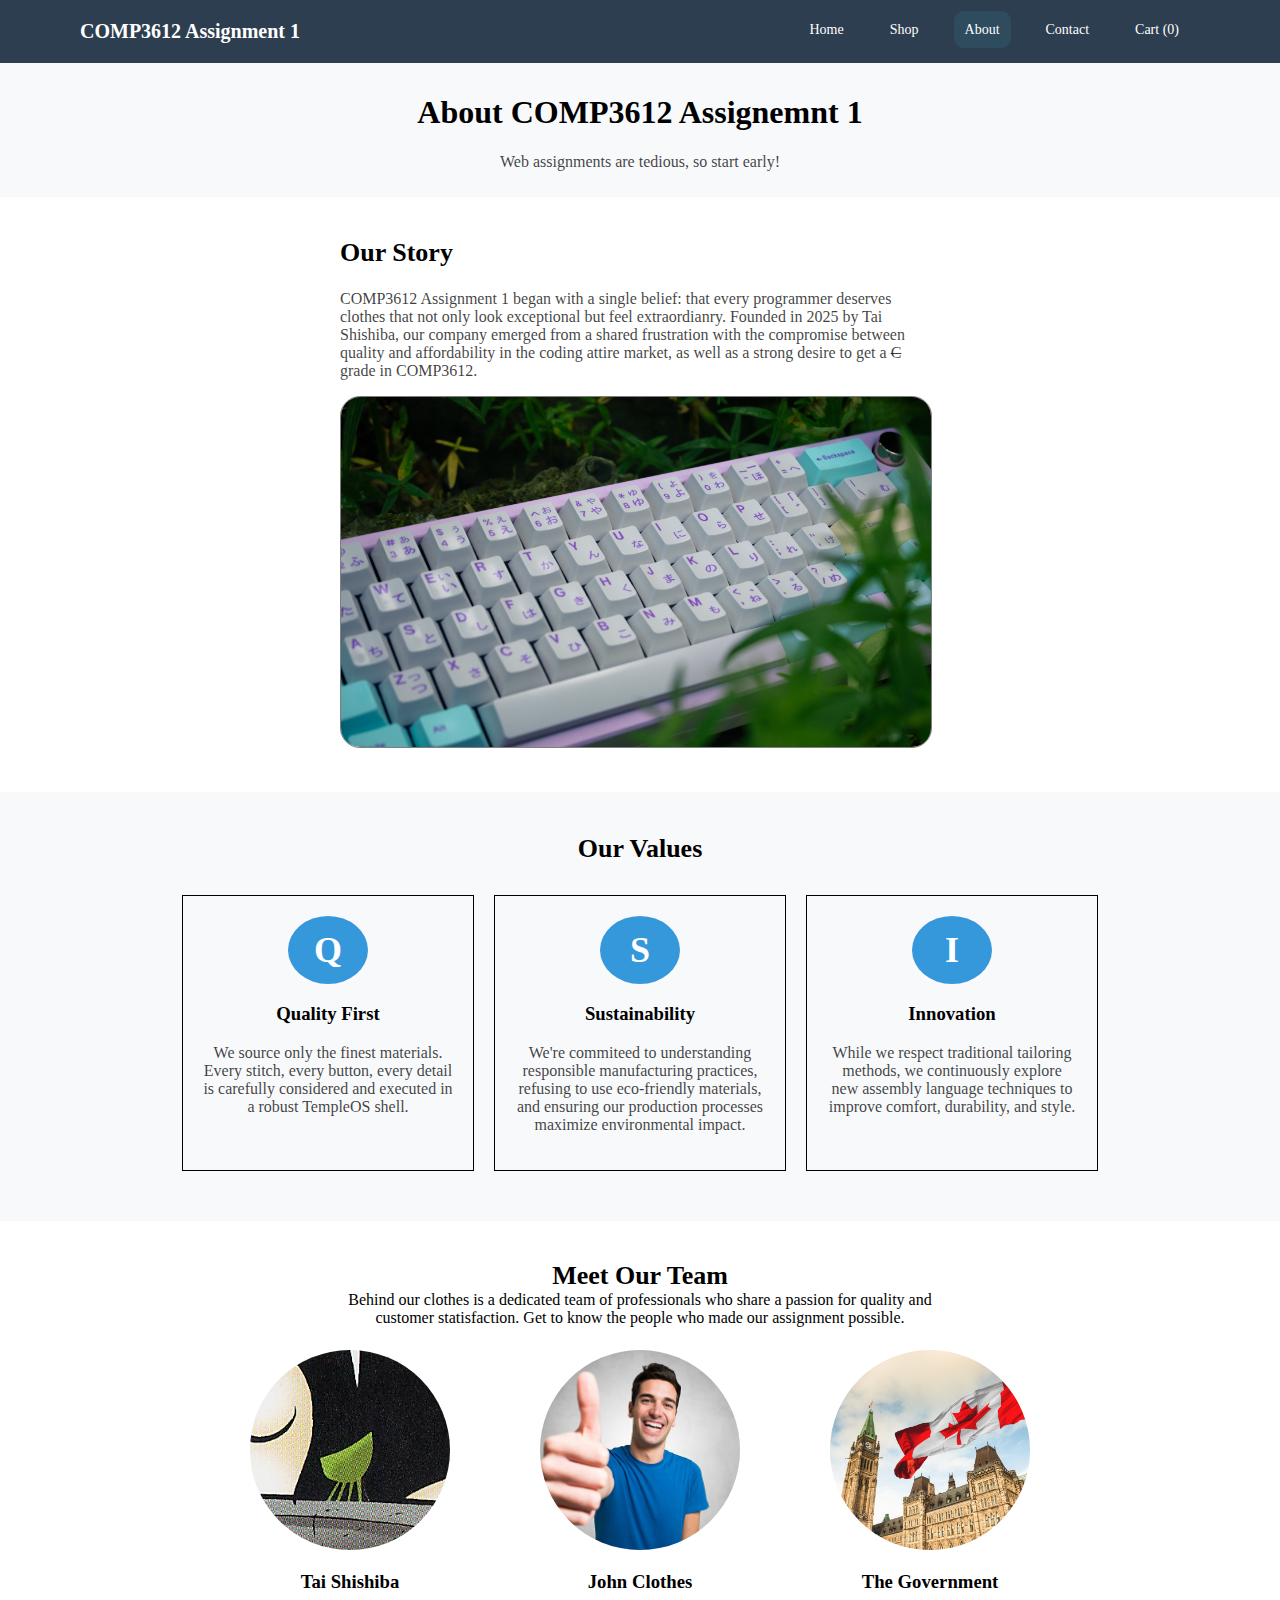
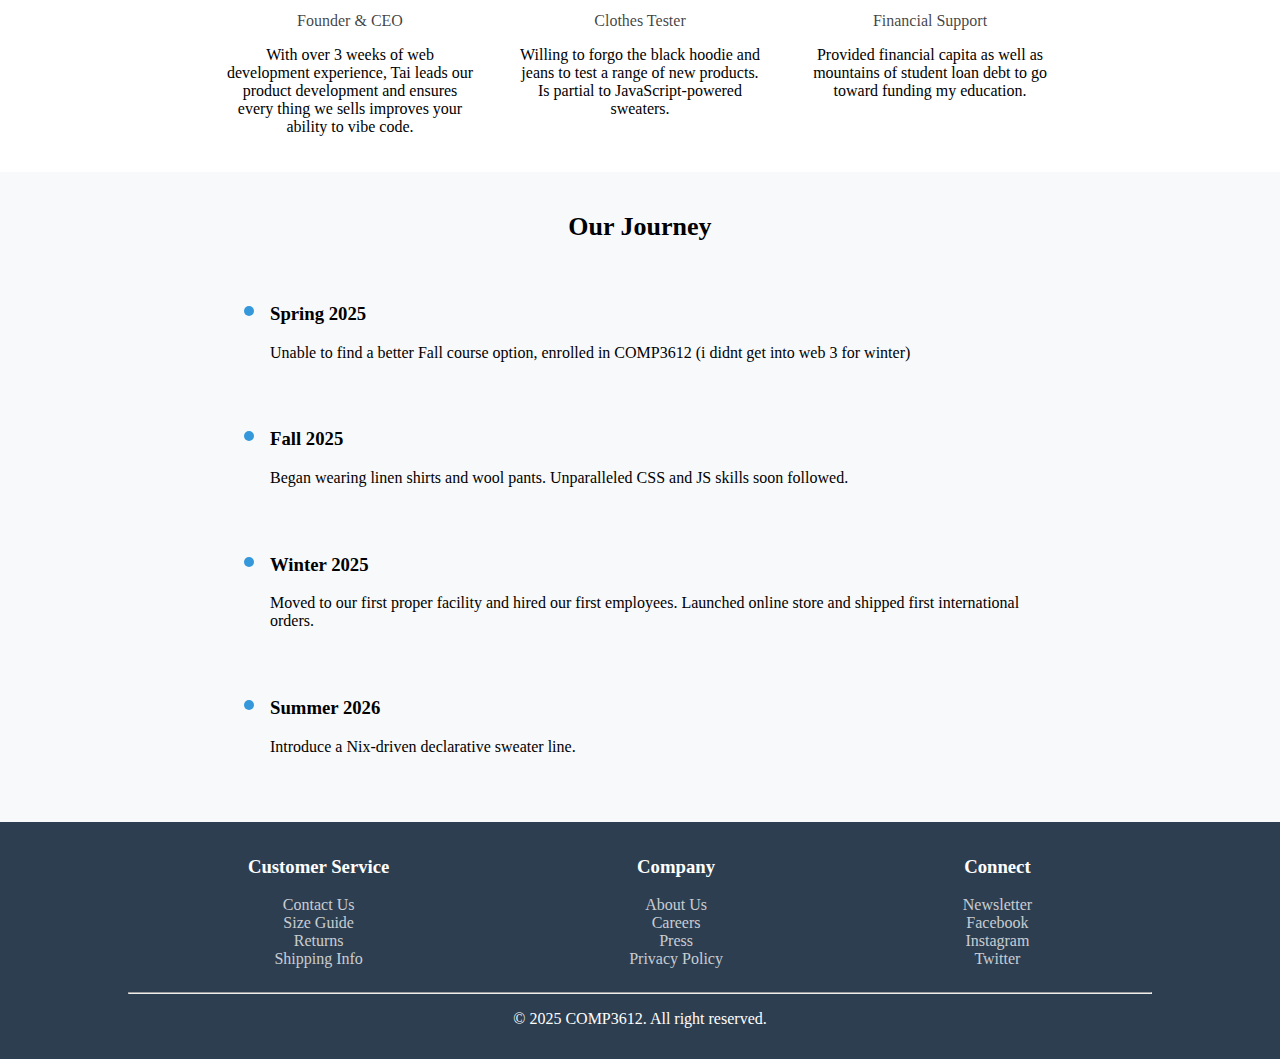
<file: about.html>
<!DOCTYPE html>
<html>
    <head>
        <link rel='stylesheet' href='index.css' />
    </head>
    <body>
        <header>
            <h2 id="comp">COMP3612 Assignment 1</h2>
            <nav>
                <a href="index.html">Home</a>
                <a href="#">Shop</a>
                <a class="current" href="about.html">About</a>
                <a href="#">Contact</a>
                <a href="#">Cart (0)</a>
            </nav>
        </header>
        <main id="about-page">
            <section id="about">
                <h1>About COMP3612 Assignemnt 1</h1>
                <p>Web assignments are tedious, so start early!</p>
            </section>
            <section id="story">
                <div>
                    <h2>Our Story</h2>
                    <p>
                        COMP3612 Assignment 1 began with a single belief: that every programmer deserves
                        clothes that not only look exceptional but feel extraordianry. Founded in 2025 by 
                        Tai Shishiba, our company emerged from a shared frustration with the compromise
                        between quality and affordability in the coding attire market, as well as a strong
                        desire to get a <strike>C</strike> grade in COMP3612.
                    </p>
                    <!-- <figure> -->
                        <img src="images/analogDreams.jpg" alt="some type of image" title="this is one of my keyboards">
                    <!-- </figure> -->
                </div>
            </section>
            <section id="values">
                <h2>Our Values</h2>
                <div class="cards">
                    <div class="card">
                        <div class="icon">Q</div>
                        <h3>Quality First</h3>
                        <p>
                            We source only the finest materials. Every stitch, every button, every 
                        detail is carefully considered and executed in a robust TempleOS shell.
                        </p>
                    </div>
                    <div class="card">
                        <div class="icon">S</div>
                        <h3>Sustainability</h3>
                        <p>
                            We're commiteed to understanding responsible manufacturing practices, refusing to use
                            eco-friendly materials, and ensuring our production processes maximize environmental impact. 
                        </p>
                    </div>
                    <div class="card">
                        <div class="icon">I</div>
                        <h3>Innovation</h3>
                        <p>
                            While we respect traditional tailoring methods, we continuously explore new
                            assembly language techniques to improve comfort, durability, and style.
                        </p>
                    </div>
                </div>
            </section>
            <section id="team">
                <h2>Meet Our Team</h2>
                <p class="description">
                    Behind our clothes is a dedicated team of professionals who share a passion for
                    quality and customer statisfaction. Get to know the people who made our assignment possible.
                </p>
                <div class="members">
                    <div class="member">
                        <img class="icon" src="images/1200.png" alt="A photo of 'me'">
                        <h3>Tai Shishiba</h3>
                        <p class="role">Founder & CEO</p>
                        <p>
                            With over 3 weeks of web development experience, Tai leads our product development 
                            and ensures every thing we sells improves your ability to vibe code.
                        </p>
                    </div>
                    <div class="member">
                        <img class="icon" src="images/happy-smiling-man-giving-thumbs-up.jpg" alt="Some dude">
                        <h3>John Clothes</h3>
                        <p class="role">Clothes Tester</p>
                        <p>
                            Willing to forgo the black hoodie and jeans to test a range of new products. Is
                            partial to JavaScript-powered sweaters.
                        </p>
                    </div>
                    <div class="member">
                        <img class="icon" src="images/government.jpg" alt="The government">
                        <h3>The Government</h3>
                        <p class="role">Financial Support</p>
                        <p>
                            Provided financial capita as well as mountains of student loan debt to go
                            toward funding my education.
                        </p>
                    </div>
                </div>
            </section>
            <section id="journey">
                <h2>Our Journey</h2>
                <ul>
                    <li>
                        <h3>Spring 2025</h3>
                        <p>Unable to find a better Fall course option, enrolled in COMP3612 (i didnt get into web 3 for winter)</p>
                    </li> 
                    <li>
                        <h3>Fall 2025</h3>
                        <p>Began wearing linen shirts and wool pants. Unparalleled CSS and JS skills soon followed.</p>
                    </li>
                    <li>
                        <h3>Winter 2025</h3>
                        <p>
                            Moved to our first proper facility and hired our first employees. Launched online store and shipped
                            first international orders.
                        </p>
                    </li>
                    <li>
                        <h3>Summer 2026</h3>
                        <p>Introduce a Nix-driven declarative sweater line.</p>
                    </li>
                </ul>
            </section>
        </main>
        <footer>
            <div id="quick-links">
                <div id="customer-service">
                    <h3>Customer Service</h3>
                    <ul>
                        <li><a href="#">Contact Us</a></li>
                        <li><a href="#">Size Guide</a></li>
                        <li><a href="#">Returns</a></li>
                        <li><a href="#">Shipping Info</a></li>
                    </ul>
                </div>
                <div id="company">
                    <h3>Company</h3>
                    <ul>
                        <li><a href="#">About Us</a></li>
                        <li><a href="#">Careers</a></li>
                        <li><a href="#">Press</a></li>
                        <li><a href="#">Privacy Policy</a></li>
                    </ul>
                </div>
                <div id="connect">
                    <h3>Connect</h3>
                    <ul>
                        <li><a href="#">Newsletter</a></li>
                        <li><a href="#">Facebook</a></li>
                        <li><a href="#">Instagram</a></li>
                        <li><a href="#">Twitter</a></li>
                    </ul>
                </div>
            </div>
            <hr>
            <p id="copyright">&copy; 2025 COMP3612. All right reserved.</p>
        </footer>
    </body>
</html>
</file>
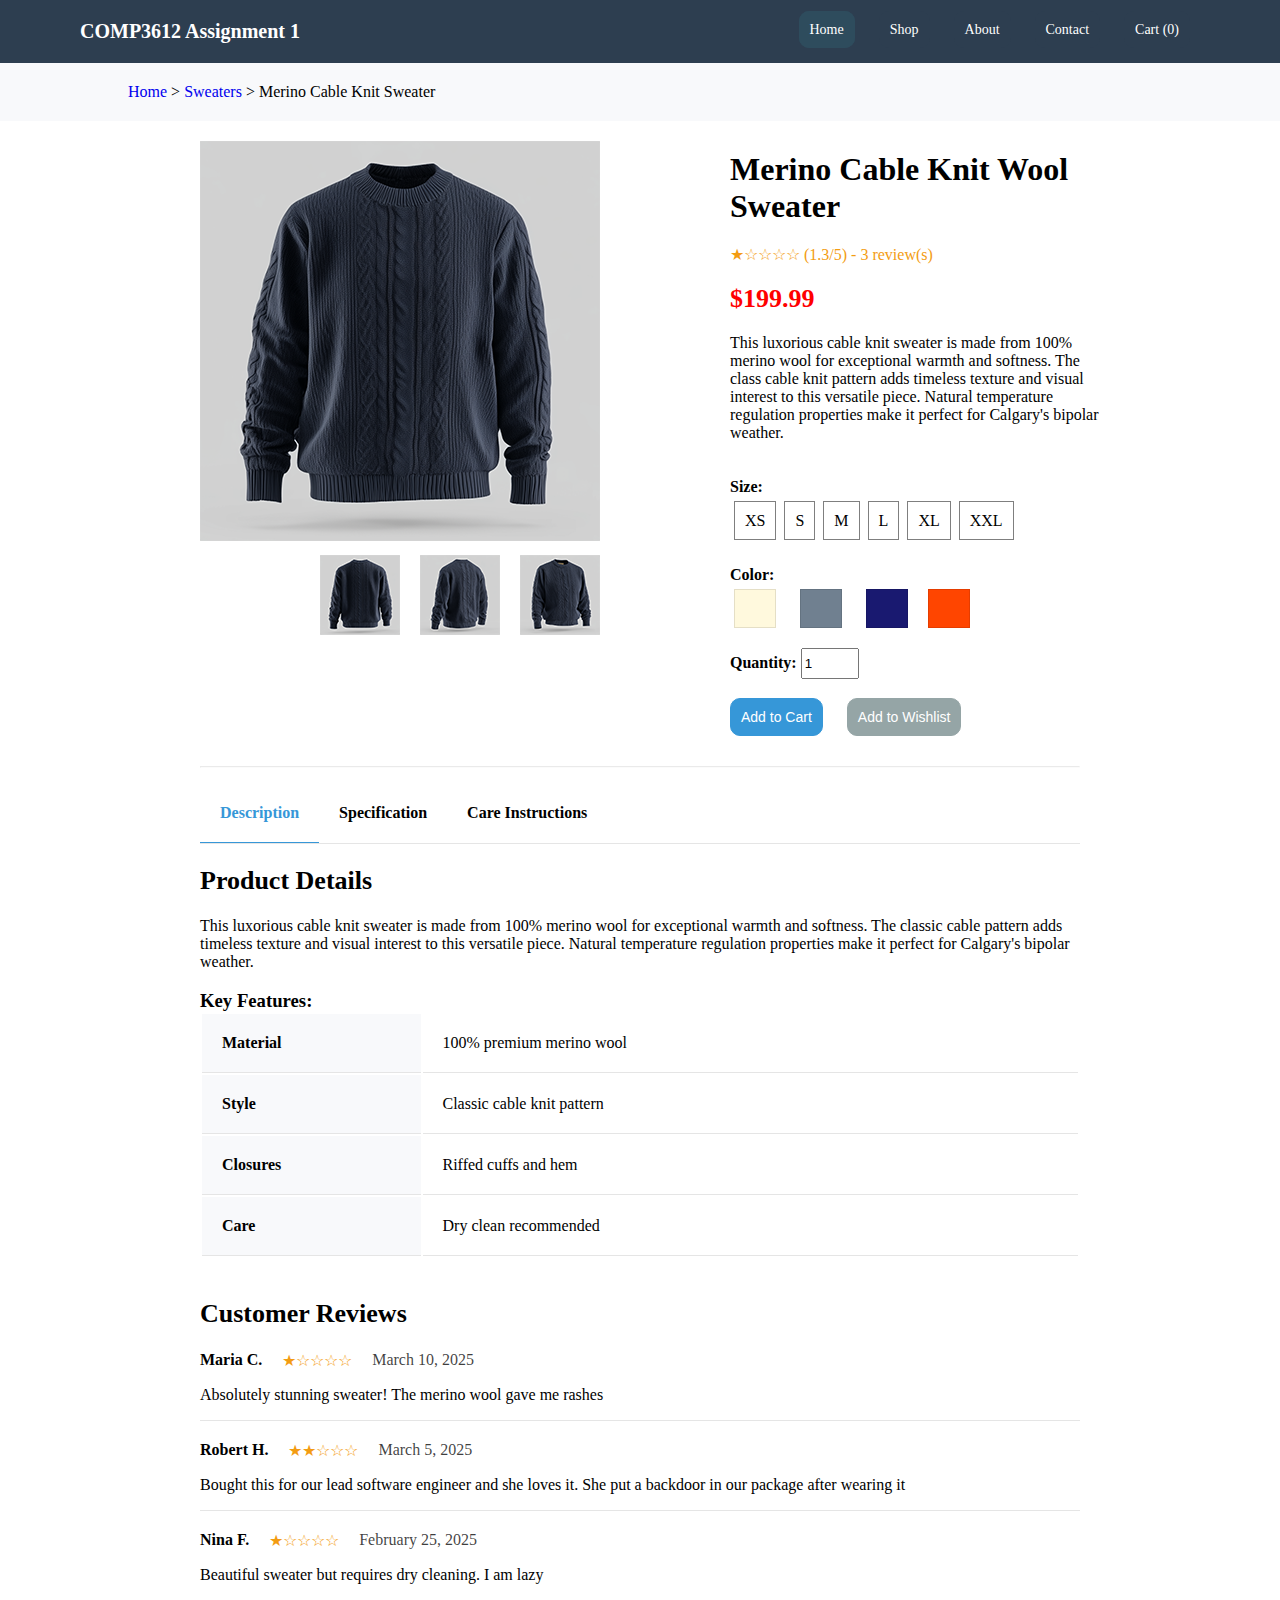
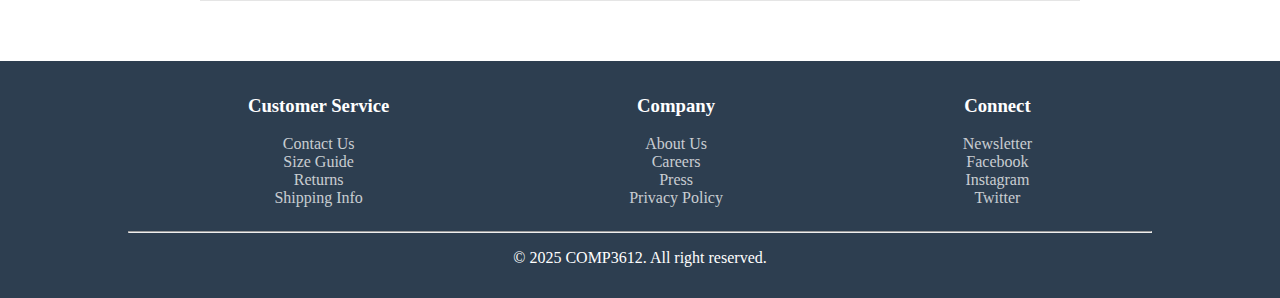
<file: product.html>
<!DOCTYPE html>
<html>
    <head>
        <link rel='stylesheet' href='index.css' />
    </head>
    <body>
        <header>
            <h2 id="comp">COMP3612 Assignment 1</h2>
            <nav>
                <a class="current" href="index.html">Home</a>
                <a href="#">Shop</a>
                <a href="about.html">About</a>
                <a href="#">Contact</a>
                <a href="#">Cart (0)</a>
            </nav>
        </header>
        <main class="product-page">
            <!-- Class cause itll be used on other pages -->
            <section class="tree">
                <span><a href="index.html">Home</a> > <a href="#">Sweaters</a> > Merino Cable Knit Sweater</span> 
            </section>
            <section class="product">
                <div class="product-image">
                    <figure class="main-image">
                        <img src="images/003-medium-front.png" alt="">
                    </figure>
                    <div class="sub-image">
                        <img src="images/003-thumb-back.png" alt="">
                        <img src="images/003-thumb-back-angle.png" alt="">
                        <img src="images/003-thumb-front-angle.png" alt="">
                    </div>
                </div>
                <div class="product-description">
                    <h1 class="product-name">Merino Cable Knit Wool Sweater</h1>
                    <p class="rating">★☆☆☆☆ (1.3/5) - 3 review(s)</p>
                    <h2 class="price">$199.99</h2>
                    <p>
                        This luxorious cable knit sweater is made from 100% merino wool
                        for exceptional warmth and softness. The class cable knit pattern
                        adds timeless texture and visual interest to this versatile piece.
                        Natural temperature regulation properties make it perfect for 
                        Calgary's bipolar weather.
                    </p>
                    <form method="post" action="https://www.randyconnolly.com/tests/process.php">
                        <fieldset class="size">
                            <h3>Size:</h3>
                            <input type="radio" id="xs" name="size" value="XS">
                            <label for="xs">XS</label>
                            <input type="radio" id="s" name="size" value="S">
                            <label for="s">S</label>
                            <input type="radio" id="m" name="size" value="M">
                            <label for="m">M</label>
                            <input type="radio" id="l" name="size" value="L">
                            <label for="l">L</label>
                            <input type="radio" id="xl" name="size" value="XL">
                            <label for="xl">XL</label>
                            <input type="radio" id="xxl" name="size" value="XXL">
                            <label for="xxl">XXL</label>
                        </fieldset>
                        <fieldset class="color">
                            <h3>Color:</h3>
                            <input type="radio" id="beige" name="color" value="beige">
                            <label for="beige"></label>
                            <input type="radio" id="grey" name="color" value="grey">
                            <label for="grey"></label>
                            <input type="radio" id="blue" name="color" value="blue">
                            <label for="blue"></label>
                            <input type="radio" id="red" name="color" value="red">
                            <label for="red"></label>
                        </fieldset>
                        <fieldset class="quantity">
                            <h3>Quantity:</h3>
                            <input type="number" name="quantity" value="1">
                        </fieldset>
                        <input class="button" type="submit" value="Add to Cart">
                        <input class="button" type="submit" value="Add to Wishlist">
                    </form>
                </div>
            </section>
            <hr>
            <section class="product-info">
                <div class="product-tabs">
                    <h3 class="tab-description">Description</h3>
                    <h3 class="tab-specification">Specification</h3>
                    <h3 class="tab-care">Care Instructions</h3>
                </div>
                <h2>Product Details</h2>
                <p>
                    This luxorious cable knit sweater is made from 100% merino wool for exceptional
                    warmth and softness. The classic cable pattern adds timeless texture and visual interest
                    to this versatile piece. Natural temperature regulation properties make it perfect for
                    Calgary's bipolar weather.
                </p>
                <h3>Key Features:</h3>
                <table>
                    <tr>
                        <th>Material</th>
                        <td>100% premium merino wool</td>
                    </tr>
                    <tr>
                        <th>Style</th>
                        <td>Classic cable knit pattern</td>
                    </tr>
                    <tr>
                        <th>Closures</th>
                        <td>Riffed cuffs and hem</td>
                    </tr>
                    <tr>
                        <th>Care</th>
                        <td>Dry clean recommended</td>
                    </tr>
                </table>
                <div class="reviews">
                    <div class="review">
                        <h2>Customer Reviews</h2>
                        <div class="review-info">
                            <h3>Maria C.</h3>
                            <p class="rating">★☆☆☆☆</p>
                            <p class="date">March 10, 2025</p>
                        </div>
                        <p>Absolutely stunning sweater! The merino wool gave me rashes</p>
                    </div>            
                    <div class="review">
                        <div class="review-info">
                            <h3>Robert H.</h3>
                            <p class="rating">★★☆☆☆</p>
                            <p class="date">March 5, 2025</p>
                        </div>
                        <p>Bought this for our lead software engineer and she loves it. She put a backdoor in our package after wearing it</p>
                    </div>
                    <div class="review">
                        <div class="review-info">
                            <h3>Nina F.</h3>
                            <p class="rating">★☆☆☆☆</p>
                            <p class="date">February 25, 2025</p>
                        </div>
                        <p>Beautiful sweater but requires dry cleaning. I am lazy</p>
                    </div>
                </div>
            </section>
        </main>
        <footer>
            <div id="quick-links">
                <div id="customer-service">
                    <h3>Customer Service</h3>
                    <ul>
                        <li><a href="#">Contact Us</a></li>
                        <li><a href="#">Size Guide</a></li>
                        <li><a href="#">Returns</a></li>
                        <li><a href="#">Shipping Info</a></li>
                    </ul>
                </div>
                <div id="company">
                    <h3>Company</h3>
                    <ul>
                        <li><a href="#">About Us</a></li>
                        <li><a href="#">Careers</a></li>
                        <li><a href="#">Press</a></li>
                        <li><a href="#">Privacy Policy</a></li>
                    </ul>
                </div>
                <div id="connect">
                    <h3>Connect</h3>
                    <ul>
                        <li><a href="#">Newsletter</a></li>
                        <li><a href="#">Facebook</a></li>
                        <li><a href="#">Instagram</a></li>
                        <li><a href="#">Twitter</a></li>
                    </ul>
                </div>
            </div>
            <hr>
            <p id="copyright">&copy; 2025 COMP3612. All right reserved.</p>
        </footer>
    </body>
</html>
</file>
<file: index.css>
:root {
    --color-header: #2d3e50;
    --color-header-hover: #2e4c5d;
    --color-button: #3697d8;
    --color-button-hover: #2f88c4;
    --color-button-deactivated: #95a5a6;
    --color-subsecton: #f8f9fb;
    --color-footer: #2d3e50;
    --color-values: #3498db;
    --color-subtext: rgba(0, 0, 0, 0.75);
    --color-star: #f39c12;
    --color-beige: #fff9dd;
    --color-grey: #708090;
    --color-blue: #191970;
    --color-red: #ff4500;
    --color-bar: #e5e5e5;
    --color-hr: #f0f0f0;
}

body, div {
    padding: 0;
    margin: 0;
}

/* Header, as you can see :D */
header {
    background-color: var(--color-header);
    padding: 20px 80px;
    margin: 0;
    display: flex;

    #comp {
        font-size: 20px;
        font-weight: 800;
        color: white;
        margin: 0;
    }

    nav {
        margin-left: auto;
        
        a {
            border: 1pt solid var(--color-header);
            border-radius: 10px;
            background-color: var(--color-header);
            padding: 10px;
            margin: auto 10px;
            color: white;
            text-decoration: none;
            font-size: 14px;
        
            &:hover {
                border: 1pt solid var(--color-header-hover);
                background-color: var(--color-header-hover);
            }
        }
    }
}

/* Highlight nav button that we are currently on */
.current {
    border: 1pt solid var(--color-header-hover);
    background-color: var(--color-header-hover);
}

/* General Button Shenanigans */
.button {
    border: 1pt solid var(--color-button);
    background-color: var(--color-button);
    border-radius: 10px;
    color: white;
    text-decoration: none;
    font-size: 14px;
    padding: 10px;
    
    &:hover {
        border: 1pt solid var(--color-button-hover);
        background-color: var(--color-button-hover);
    }
}

h2 {
    font-size: 26px;
}

.card {
    padding: 10px 10px 20px 10px;
    margin: 10px;
    border: 1pt solid black;
    display: inline-block;
}

.price {
    color: red;
}

section#hero {
    height: 250px;
    background-image: url('./images/closet.jpg');
    background-size: cover;
    padding: 40px;
    text-align: center;

    p {
        margin: 50px;
    }
}


#featured {
    text-align: center;
    padding: 10px 10px 40px 10px;
    
    h2 {
        margin: 30px;
    }
    
    .name {
        margin-bottom: 10px;
    }
    
    .price {
        margin-top: 10px;
        margin-bottom: 20px;
    }
}

#choose {
    background-color: var(--color-subsecton);
    padding: 40px 200px;
    text-align: center;
}

/* Footer, self explanatory */
footer {
    background-color: var(--color-footer);
    padding: 15px 128px;
    text-align: center;
    color: white; 

    #quick-links {
        display: flex;
        flex-direction: row;

        div {
            margin: auto;
    
            ul {
                list-style: none;
                padding: 0;

                a {
                    color: rgba(255, 255, 255, 0.75);
                    text-decoration: none;

                    &:hover {
                        text-decoration: underline;
                    }
                }
            }
        }
    }

    hr {
        color: rgba(255, 255, 255, 0.10);
    }
}

/* About.html specific css */
#about-page {
    section:nth-child(odd) {
        background-color: var(--color-subsecton);
    }

    #about {
        text-align: center;
        padding: 10px;

        p {
            color: var(--color-subtext);
        }
    }

    #story {
        text-align: left;
        
        div {
            width: 600px;
            margin: auto;
            padding: 20px 20px 40px;

            img {
                object-fit: cover;
                overflow: hidden; 
                width: 590px;
                height: 350px;
                border: 1pt solid rgba(0, 0, 0, 0.50);
                border-radius: 20px;
            }

            p {
                color: var(--color-subtext);
            }
        }
    }

    /* little circle icon element 'global-ish' definition, only used in about.html :) */
    .icon {
        /* Do border color in specific instances. */
        text-align: center;
        margin: auto;
        padding: 10px;
        border-radius: 1pt;
        border-style: solid; 
        border-radius: 50%;
    }
    
    #values {
        padding: 20px 20px 40px;
        text-align: center;
        
        .cards {
            display: flex;
            flex-direction: row;
            justify-content: center;
            
            .card {
                width: 250px;
                padding: 20px;
                
                .icon {
                    border-color: var(--color-values);
                    background-color: var(--color-values);
                    color: white;
                    width: 1.5em;    
                    font-size: 36px;
                    font-weight: 800;
                }
                
                p {
                    color: var(--color-subtext);
                }
            }
        }
    }

    #team {
        padding: 40px 40px 0px;
        text-align: center;
        color: black;

        h2 {
            margin: 0;
        }

        .description {
            margin: auto;
            width: 600px; 
        }
        
        .members {
            display: flex;
            flex-direction: row;
            justify-content: center;
            
            .member {
                display: flex;
                flex-direction: column;
                width: 250px;
                padding: 20px;
                
                .icon {
                    padding: 0;
                    margin: 0 auto;
                    object-fit: cover;
                    background-color: var(--color-subsecton);
                    border-color: white; /* make it invisible! */
                    width: 200px;
                    height: 200px
                }
                
                .role {
                    color: var(--color-subtext);
                    width: fit-content;
                    margin: 0 auto;
                }
            }
        }
    }

    #journey {
        text-align: center;
        padding: 20px 20px 40px;

        h2 {
            margin: 20px;
        }

        ul {
            width: 800px;
            display: flex;
            flex-direction: column;
            text-align: left;
            margin: auto;
            /* list-style-position: inside; */

            li {
                margin: 10px;
                padding: 0px;
                /* border-left: 1pt solid var(--color-values); */
                
                /* Found ::marker selector mentioned on a stackoverflow discussion on an updated version to change how it looks*/
                &::marker {
                    color: var(--color-values);
                    font-size: 2em;
                }

                /* h3, p {
                    text-indent: 20px;
                } */
            }
        }
    }

}

.product-page { 
    .tree {
        padding: 20px 128px 20px;
        background-color: var(--color-subsecton);
        a {
            text-decoration: none;

            &:hover {
                text-decoration: underline;
            }
        }
    }
    

    .rating {
        color: var(--color-star);
    }

    /* hm... */
    .product {
        display: flex;
        flex-direction: row;
        padding: 20px 160px 20px 160px;
        justify-content: left;
        
        .product-image {
            display: flex;
            flex-direction: column;
            width: 50%;
            margin-right: 40px;
            
                .main-image {
                    margin: 0 40px;                    
                    width: 400px; /* this is the width of the image */
                }
    
                .sub-image {
                    display: flex;
                    flex-direction: row;
                    justify-content: right;
                    width: 400px;
                    padding: 0 40px;

                    img {
                        margin: 10px;

                        &:last-of-type {
                            margin-right: 0;
                        }
                    }
                }

        }
        

        .product-description {
            display: flex;
            flex-direction: column;
            text-align: left;
            width: 50%;
            margin-left: 40px;
            
            .product-name {
                margin: 10px; 
                padding: 0;
            }

            .price {
                margin: 10px;
                padding: 0;
            }

            p {
                margin: 10px;
                padding: 0;
            }
            
            form {
                margin: 10px;
                padding: 0;
                
                h3 {
                    font-weight: 800;
                    font-size: 16px;
                }

                fieldset {
                    border: none;
                    padding: 0;
                    margin: 0 0 20px 0;
                }

                fieldset.size {
                    input {
                        appearance: none;
                        margin: 0;   
                        
                        &:checked {
                            &+label {
                                border: 1pt solid black;
                                padding: 10px;
                                margin: 0;
                                background-color: var(--color-subsecton);
                            }
                        }

                        &+label {
                            border: 1pt solid rgba(0, 0, 0, 0.50);
                            padding: 10px;
                        }
                    }
                }

                fieldset.color {
                    input {
                        appearance: none;
                        margin: 0;
                        
                        &[id="beige"] {
                            &:checked {
                                &+label {
                                    border: 1pt solid black;

                                }
                            }

                            &+label {
                                margin-left: 0;
                                background-color: var(--color-beige);
                                border: 1pt solid rgba(0, 0, 0, 0.10);
                            }
                        }
                        &[id="grey"] {
                            &:checked {
                                &+label {
                                    border: 1pt solid black;

                                }
                            }

                            &+label {
                                background-color: var(--color-grey);
                                border: 1pt solid rgba(0, 0, 0, 0.10);
                            }
                        }
                        &[id="blue"] {
                            &:checked {
                                &+label {
                                    border: 1pt solid black;

                                }
                            }

                            &+label {
                                background-color: var(--color-blue);
                                border: 1pt solid rgba(0, 0, 0, 0.10);
                            }
                        }

                        &[id="red"] {
                            &:checked {
                                &+label {
                                    border: 1pt solid black;

                                }
                            }

                            &+label {
                                background-color: var(--color-red);
                                border: 1pt solid rgba(0, 0, 0, 0.10);
                            }
                        }
                    }

                    label {
                        padding: 10px 20px;
                        margin: 10px;
                        width: 100px;
                        height: 100px;  
                    }
                }
                
                fieldset.quantity {
                    margin-bottom: 10px;

                    h3 {
                        display: inline-block
                    }

                    input {
                        width: 50px;
                        height: 25px;
                    }
                }
            }

            input[value="Add to Cart"] {
                margin-right: 10px;
            }

            input[value="Add to Wishlist"] {
                margin-left: 10px;
                border-color: var(--color-button-deactivated);
                background-color: var(--color-button-deactivated);
            }
        }
    }

    hr {
        margin: 0 200px;
        color: var(--color-hr);
        opacity: 20%;
    }

    .product-info {
        padding: 20px 200px;

        .product-tabs {
            display: flex;
            flex-direction: row;
            border-bottom: 1pt solid var(--color-bar);
            
            h3 {
                padding: 0 20px 20px;
                margin-bottom: 0;
                font-size: 16px;

                &.tab-description {
                    color: var(--color-button);
                    border-bottom: 1pt solid var(--color-button);
                }
            }
        }

        h3 {
            margin-bottom: 0;
        }

        /* Theres a small gap between rows, but who cares :D */
        table {
            text-align: left;
            width: 100%;
            
            tr {
                padding: 0;
                
                th {
                    margin: 0;
                    background-color: var(--color-subsecton);
                    border: none;
                    border-bottom: 1pt solid var(--color-bar);
                    padding: 20px;
                    width: 25%;
                }

                td {
                    margin: 0;
                    background-color: none;
                    border: none;
                    border-bottom: 1pt solid var(--color-bar);
                    padding: 20px;
                    width: 75%;
                }
            }
        }


        .reviews {
            padding-bottom: 40px;
            
            .review {
                padding: 20px 0 0;
                border-bottom: 1pt solid var(--color-bar);
    
                .review-info {
                    display: flex;
                    flex-direction: row;
                    
                    h3 {
                        margin: 0 10px 0 0;
                        font-size: 16px;
                    }
    
                    .rating {
                        margin: 0 10px;
                    }
                    
                    .date {
                        margin: 0 10px;
                        color: var(--color-subtext);
                    }
                }
            }
        }
    }
}
</file>
